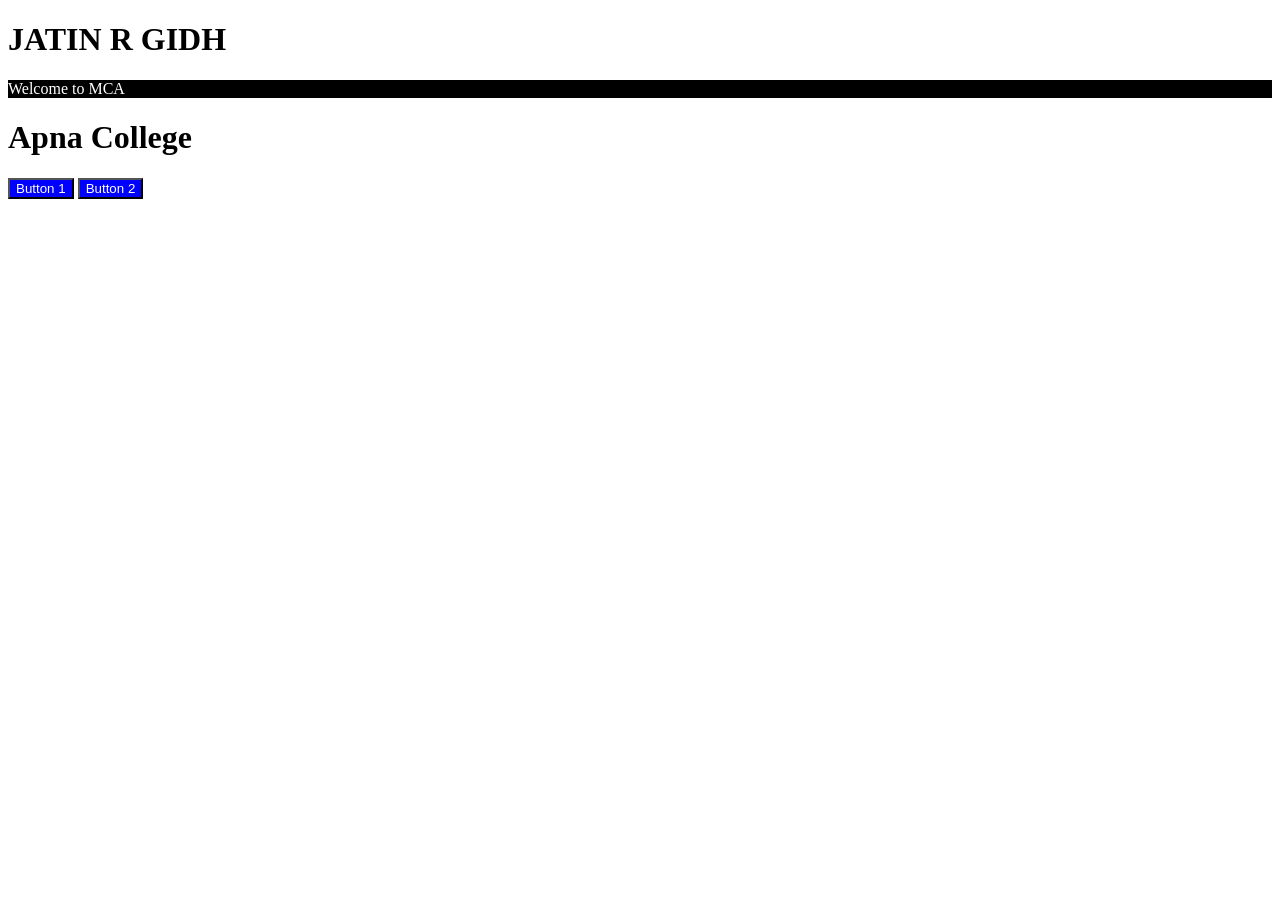
<file: index.html>
<!DOCTYPE html>
<html lang="en">
<head>
    <meta charset="UTF-8">
    <meta name="viewport" content="width=device-width, initial-scale=1.0">
    <title>Using CSS in differentt file </title>
    <link rel="stylesheet" href="style.css">
</head>
<body>
    <h1>JATIN R GIDH</h1>
    <p>Welcome to MCA </p>
    <h1>Apna College</h1>
    <button>Button 1</button>
    <button>Button 2</button>

</body>
</html>
</file>
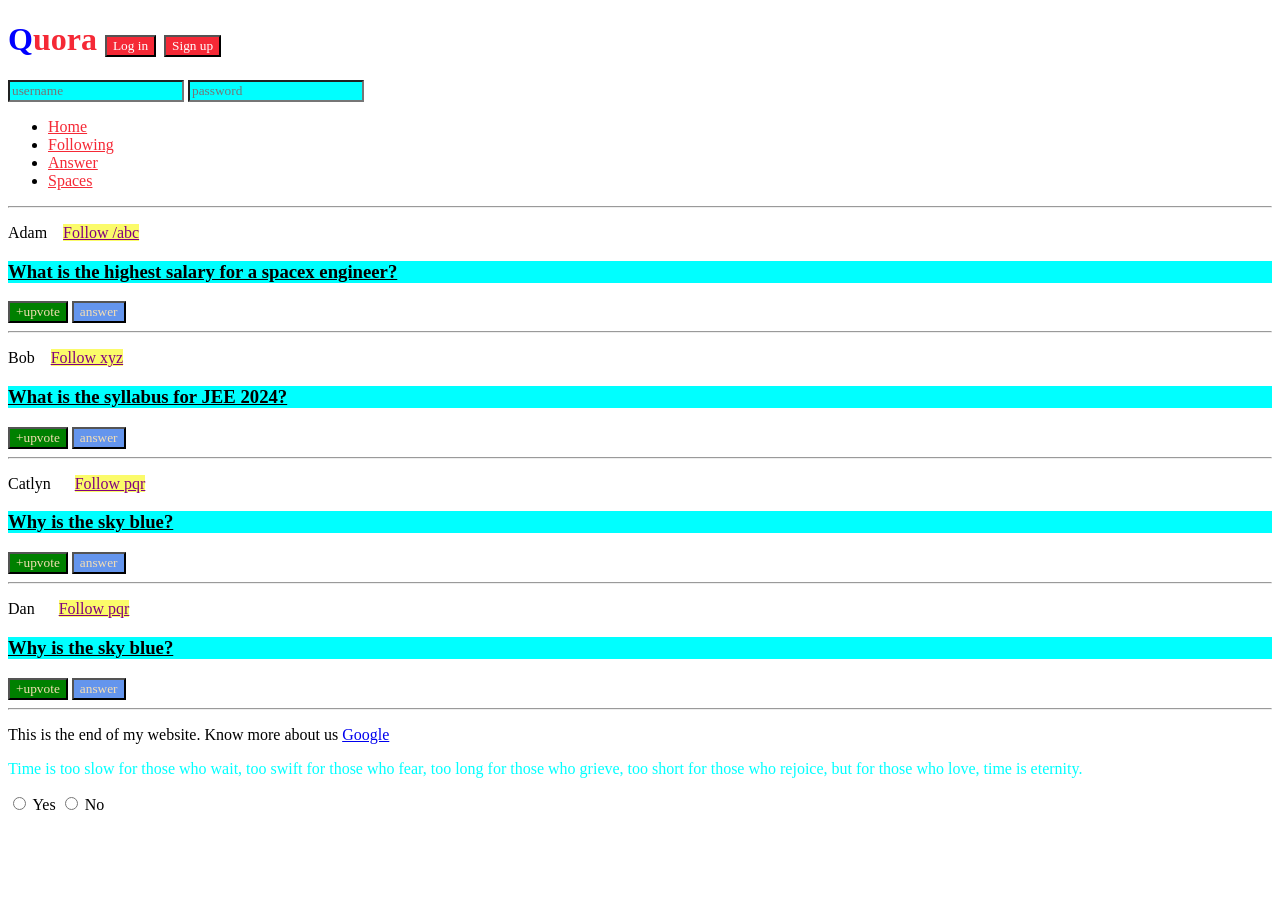
<file: CSS part 2/index.html>
<!DOCTYPE html>
<html lang="en">
  <head>
    <meta charset="UTF-8" />
    <meta http-equiv="X-UA-Compatible" content="IE=edge" />
    <meta name="viewport" content="width=device-width, initial-scale=1.0" />
    <title>CSS Chapter2</title>
    <link rel="stylesheet" href="style3.css">
  </head>
  <body>
    <header>
        <h1>Quora 
            <button id="login">Log in</button>
            <button id="signup">Sign up</button>
        </h1>
        <div>
            <input type="text" placeholder="username">
            <input type="password" placeholder="password">
        </div>
        <nav>
            <ul>
                <li><a href="/home">Home</a></li>
                <li><a href="/following">Following</a></li>
                <li><a href="/answer">Answer</a></li>
                <li><a href="/spaces">Spaces</a></li>
            </ul>
        </nav>
        <hr>
    </header>
    <main>
        <p class="post">
        Adam &nbsp;&nbsp;
        <a class="follow" href="/adam">Follow /abc</a></span>
        </p>
        <h3>What is the highest salary for a spacex engineer?</h3>
        <span>
            <button class="upvote">+upvote</button>
            <button>answer</button>
        </span>
        <hr />

        <p class="post">
        Bob &nbsp;&nbsp;
        <a class="follow" href="/bob">Follow xyz</a>
        </p>
        <h3>What is the syllabus for JEE 2024?</h3>
        <span>
            <button class="upvote">+upvote</button>
            <button>answer</button>
        </span>
        <hr />

        <p class="post">
        Catlyn &nbsp;&nbsp;&nbsp;&nbsp;
        <a class="follow" href="/catlyn">Follow pqr</a>
        </p>
        <h3>Why is the sky blue?</h3>
        <span>
            <button class="upvote">+upvote</button>
            <button>answer</button>
        </span>
        <hr />

        <p class="post">
            Dan &nbsp;&nbsp;&nbsp;&nbsp;
            <a class="follow" href="/dan">Follow pqr</a>
            </p>
            <h3>Why is the sky blue?</h3>
            <span>
                <button class="upvote">+upvote</button>
                <button>answer</button>
            </span>
            <hr />
            <p>This is the end of my website. Know more about us <a href="https://www.google.com/">Google</a></p>
            <p>Time is too slow for those who wait, too swift for those who fear, too long for those who grieve, too short for those who rejoice, but for those who love, time is eternity.</p>
    </main>
    <footer>
        <div>
            <input type="radio" name="agreement" id="yes">
            <label for="yes">Yes</label>
            <input type="radio" name="agreement" id="no">
            <label for="no">No</label>
            </div>
    </footer>
  </body>
</html>
</file>
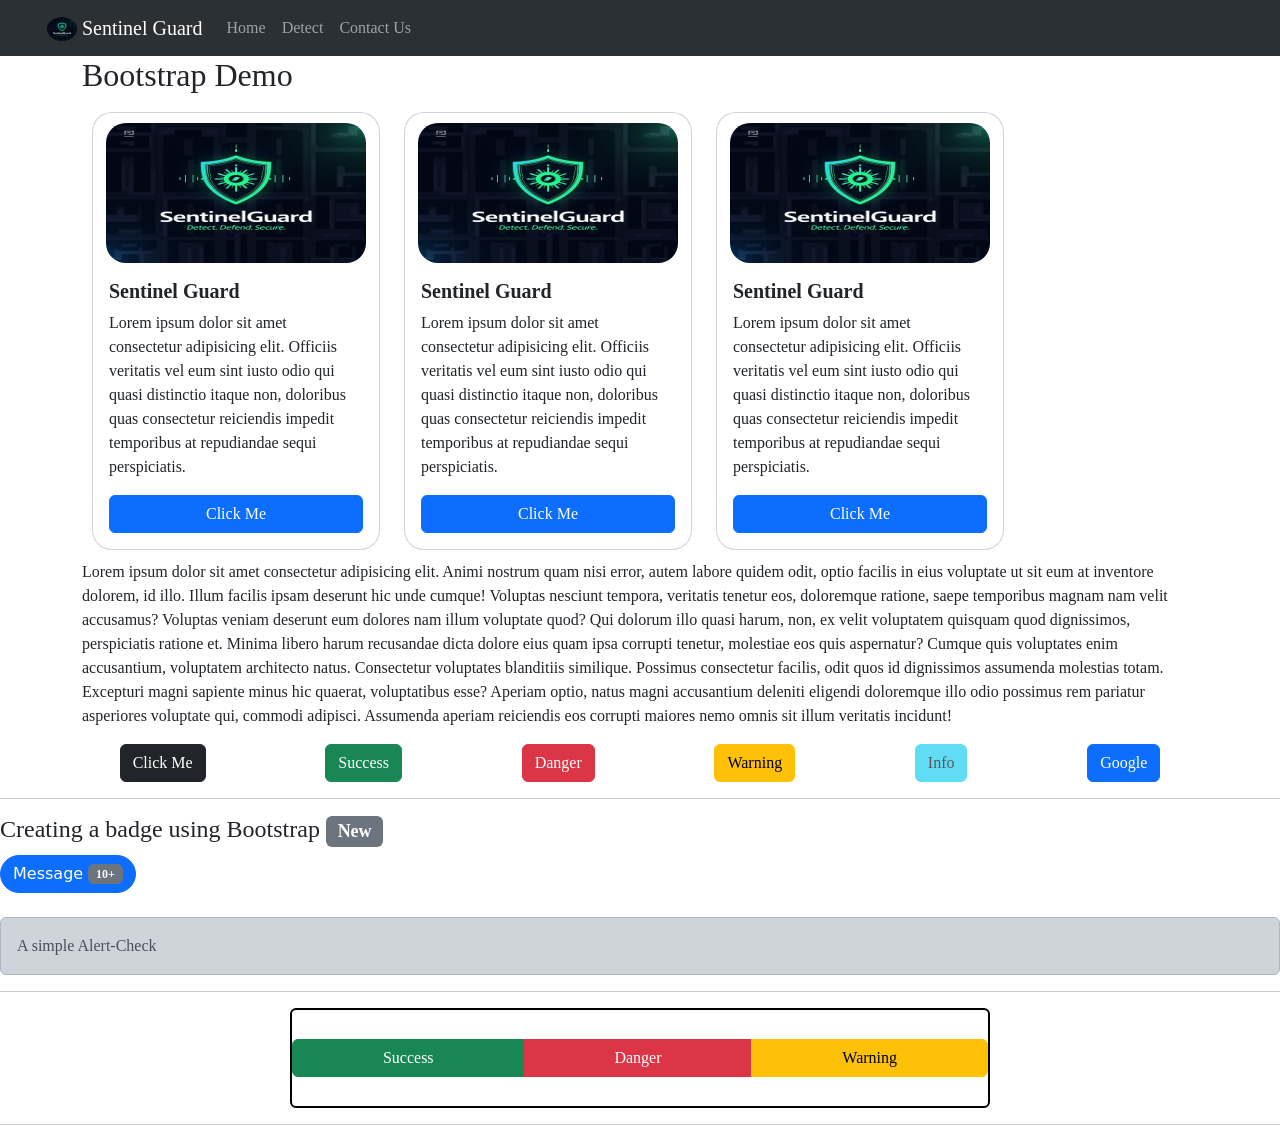
<file: CSS/Bootstrap/index.html>
<!DOCTYPE html>
<html lang="en">
  <head>
    <meta charset="UTF-8" />
    <meta name="viewport" content="width=device-width, initial-scale=1.0" />
    <title>Bootstrap</title>
    <link
      rel="stylesheet"
      href="https://cdn.jsdelivr.net/npm/bootstrap@5.3.7/dist/css/bootstrap.min.css"
    />
    <link rel="stylesheet" href="style.css" />
  </head>
  <body>
    <nav class="navbar bg-body-tertiary navbar-expand-md " data-bs-theme="dark">
      <div class="container-fluid">
        <button
          class="navbar-toggler"
          type="button"
          data-bs-toggle="collapse"
          data-bs-target="#navbarNavAltMarkup"
          aria-controls="navbarNavAltMarkup"
          aria-expanded="false"
          aria-label="Toggle navigation"
        >
          <span class="navbar-toggler-icon"></span>
        </button>
        <div class="collapse navbar-collapse" id="navbarNavAltMarkup">
          <div class="navbar-nav">
            <a class="navbar-brand" href="#">
              <img
                style="margin-left: 35px"
                class="ad d-inline-block align-text-top"
                src="sen4.jpg"
                alt="SentinelGuard"
                width="30"
                height="24"
              />
              Sentinel Guard
            </a>
            <a href="#" class="nav-link">Home</a>
            <a href="#" class="nav-link">Detect</a>
            <a href="#" class="nav-link">Contact Us</a>
          </div>
        </div>
      </div>
    </nav>
    <!-- <div class="block">
    <button type="button" class="btn btn-primary">Primary</button>
    <button type="button" class="btn btn-secondary">Secondary</button>
    <button type="button" class="btn btn-success">Success</button>
    <button type="button" class="btn btn-danger">Danger</button>
    <button type="button" class="btn btn-warning">Warning</button>
    <button type="button" class="btn btn-info">Info</button>
    <button type="button" class="btn btn-light">Light</button>
    <button type="button" class="btn btn-dark">Dark</button>
    </div> -->
    <div class="container">
      <h2>Bootstrap Demo</h2>
      <div class="card" >
        <img class="sen1" src="sen4.jpg" alt="Sentinel">
        <div class="card-body">
          <h5 class="card-title"><b>Sentinel Guard</b></h5>
          <p class="card-text">Lorem ipsum dolor sit amet consectetur adipisicing elit. Officiis veritatis vel eum sint iusto odio qui quasi distinctio itaque non, doloribus quas consectetur reiciendis impedit temporibus at repudiandae sequi perspiciatis.</p>
          <a href="#" class="btn btn-primary an">Click Me</a>
        </div>
      </div>
      <div class="card" >
        <img class="sen1" src="sen4.jpg" alt="Sentinel">
        <div class="card-body">
          <h5 class="card-title"><b>Sentinel Guard</b></h5>
          <p class="card-text">Lorem ipsum dolor sit amet consectetur adipisicing elit. Officiis veritatis vel eum sint iusto odio qui quasi distinctio itaque non, doloribus quas consectetur reiciendis impedit temporibus at repudiandae sequi perspiciatis.</p>
          <a href="#" class="btn btn-primary an">Click Me</a>
        </div>
      </div>
      <div class="card" >
        <img class="sen1" src="sen4.jpg" alt="Sentinel">
        <div class="card-body">
          <h5 class="card-title"><b>Sentinel Guard</b></h5>
          <p class="card-text">Lorem ipsum dolor sit amet consectetur adipisicing elit. Officiis veritatis vel eum sint iusto odio qui quasi distinctio itaque non, doloribus quas consectetur reiciendis impedit temporibus at repudiandae sequi perspiciatis.</p>
          <a href="#" class="btn btn-primary an">Click Me</a>
        </div>
      </div>
      <p>
        Lorem ipsum dolor sit amet consectetur adipisicing elit. Animi nostrum
        quam nisi error, autem labore quidem odit, optio facilis in eius
        voluptate ut sit eum at inventore dolorem, id illo. Illum facilis ipsam
        deserunt hic unde cumque! Voluptas nesciunt tempora, veritatis tenetur
        eos, doloremque ratione, saepe temporibus magnam nam velit accusamus?
        Voluptas veniam deserunt eum dolores nam illum voluptate quod? Qui
        dolorum illo quasi harum, non, ex velit voluptatem quisquam quod
        dignissimos, perspiciatis ratione et. Minima libero harum recusandae
        dicta dolore eius quam ipsa corrupti tenetur, molestiae eos quis
        aspernatur? Cumque quis voluptates enim accusantium, voluptatem
        architecto natus. Consectetur voluptates blanditiis similique. Possimus
        consectetur facilis, odit quos id dignissimos assumenda molestias totam.
        Excepturi magni sapiente minus hic quaerat, voluptatibus esse? Aperiam
        optio, natus magni accusantium deleniti eligendi doloremque illo odio
        possimus rem pariatur asperiores voluptate qui, commodi adipisci.
        Assumenda aperiam reiciendis eos corrupti maiores nemo omnis sit illum
        veritatis incidunt!
      </p>
    </div>
    <div class="buttons">
      <button class="btn btn-dark">Click Me</button>
      <button type="button" class="btn btn-success">Success</button>
      <button type="button" class="btn btn-danger">Danger</button>
      <button type="button" class="btn btn-warning">Warning</button>
      <button type="button" class="btn btn-info" disabled>Info</button>
      <a href="https://www.google.com/" class="btn btn-primary">Google</a>
    </div>
    <hr />
    <h4>
      Creating a badge using Bootstrap
      <span class="badge bg-secondary">New</span>
    </h4>
    <button type="button" class="btn btn1 btn-primary rounded-pill">
      Message <span class="badge bg-secondary">10+</span>
    </button>
    <br />
    <br />
    <div class="alert alert-dark" role="alert">A simple Alert-Check</div>
    <hr />
    <div class="btn-group group1">
      <button type="button" class="btn btn-success">Success</button>
      <button type="button" class="btn btn-danger">Danger</button>
      <button type="button" class="btn btn-warning">Warning</button>
    </div>
    <hr />
    <script src="https://cdn.jsdelivr.net/npm/bootstrap@5.3.7/dist/js/bootstrap.bundle.min.js"></script>
  </body>
</html>
</file>
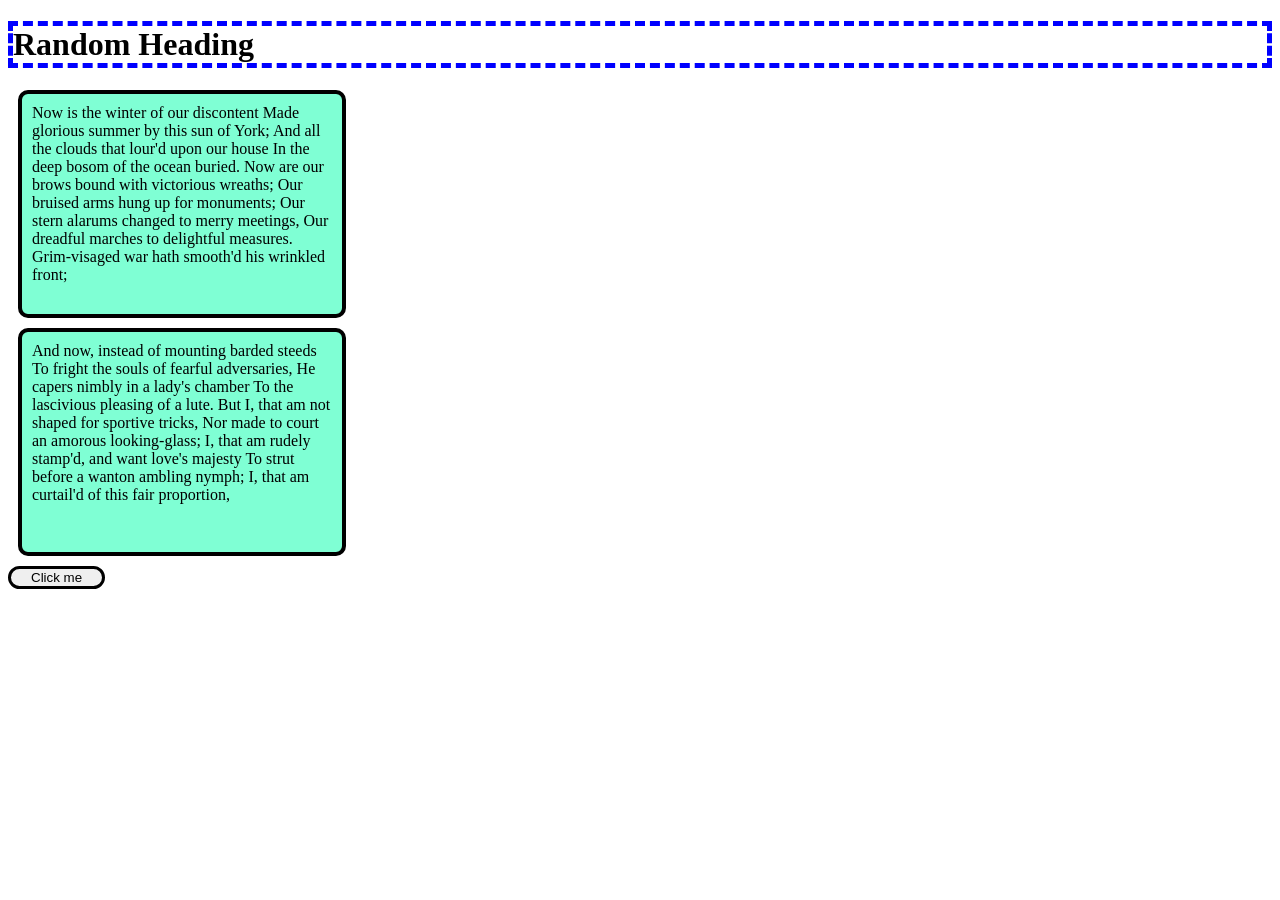
<file: CSS/Chapter 3/index.html>
<!DOCTYPE html>
<html lang="en">
  <head>
    <meta charset="UTF-8" />
    <meta http-equiv="X-UA-Compatible" content="IE=edge" />
    <meta name="viewport" content="width=device-width, initial-scale=1.0" />
    <title>CSS</title>
    <link rel="stylesheet" href="style6.css" />
  </head>
  <body>
    <h1>Random Heading</h1>
    <div>
      Now is the winter of our discontent Made glorious summer by this sun of
      York; And all the clouds that lour'd upon our house In the deep bosom of
      the ocean buried. Now are our brows bound with victorious wreaths; Our
      bruised arms hung up for monuments; Our stern alarums changed to merry
      meetings, Our dreadful marches to delightful measures. Grim-visaged war
      hath smooth'd his wrinkled front;
    </div>
    <div>
      And now, instead of mounting barded steeds To fright the souls of fearful
      adversaries, He capers nimbly in a lady's chamber To the lascivious
      pleasing of a lute. But I, that am not shaped for sportive tricks, Nor
      made to court an amorous looking-glass; I, that am rudely stamp'd, and
      want love's majesty To strut before a wanton ambling nymph; I, that am
      curtail'd of this fair proportion,
    </div>
    <button>Click me</button>
  </body>
</html>
</file>
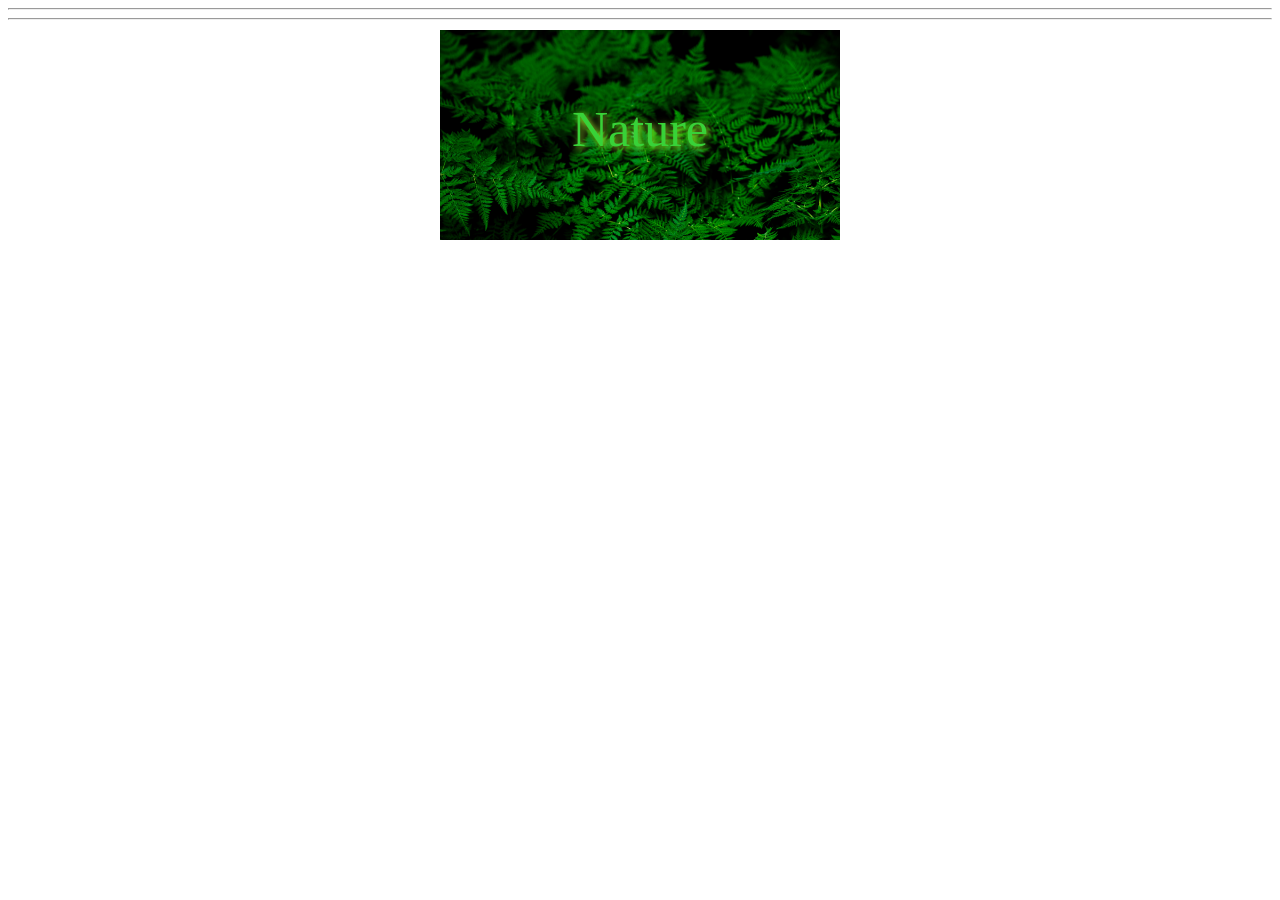
<file: CSS/Chapter 4/index.html>
<!DOCTYPE html>
<html lang="en">
<head>
    <meta charset="UTF-8">
    <meta name="viewport" content="width=device-width, initial-scale=1.0">
    <title>Document</title>
    <link rel="stylesheet" href="style.css">
</head>
<body>
    <!-- <div></div> -->
    <hr>
    <!-- <section>
        <div id="one">1</div>
        <div id="two">2</div>
        <div id="three">3</div>
        <div id="four">4</div>
        <div id="five">5</div>
    </section> -->
    <hr>
    <!-- <div>Box</div> -->
     <div>Nature</div>
</body>
</html>
</file>
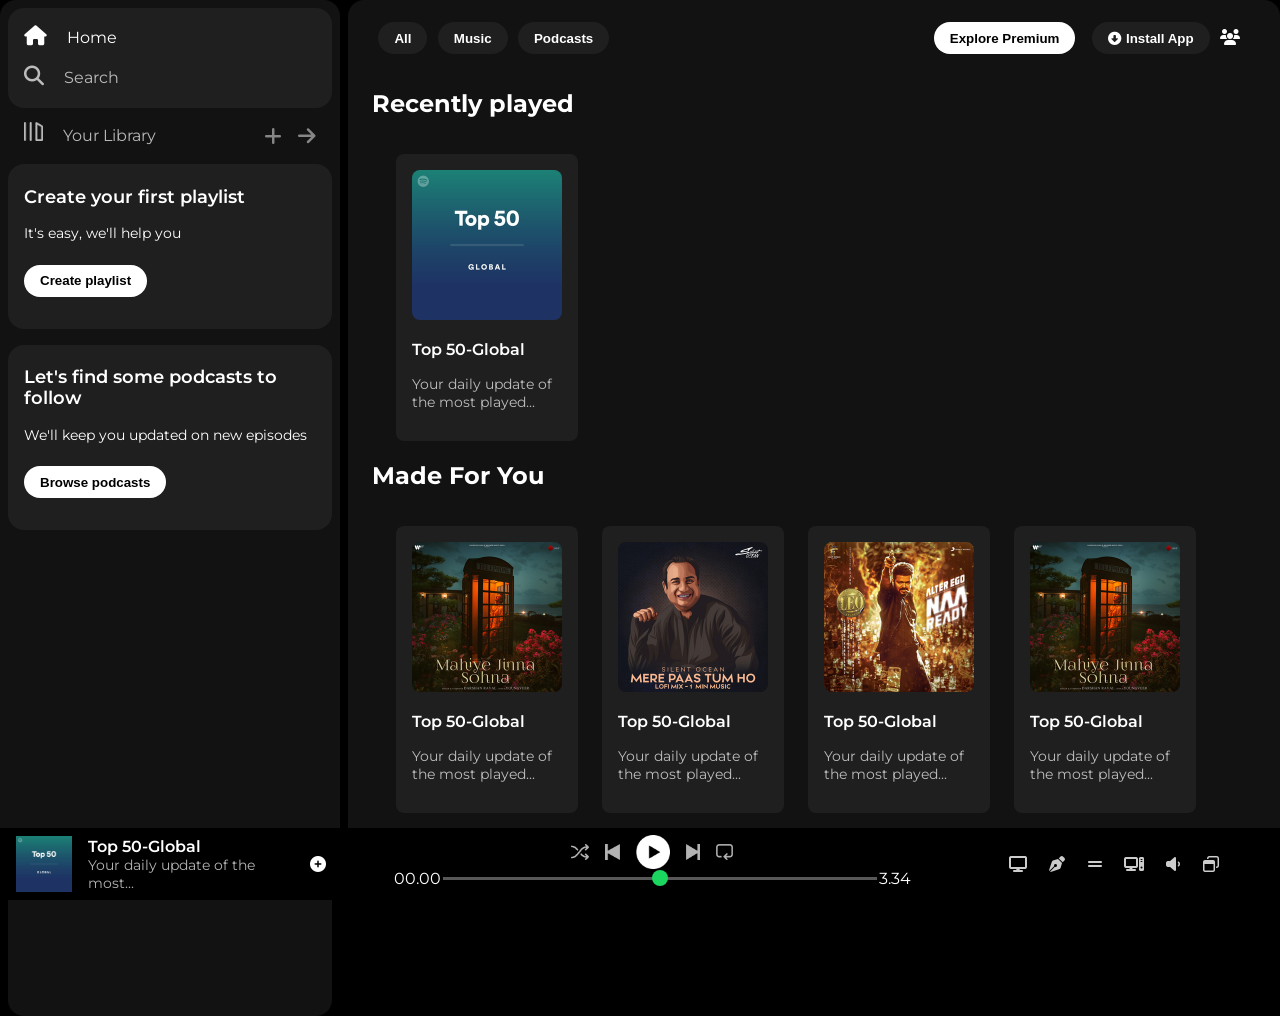
<file: Projects/Spotify-Clone/index.html>
<!DOCTYPE html>
<html lang="en">
  <head>
    <meta charset="UTF-8" />
    <meta name="viewport" content="width=device-width, initial-scale=1.0" />
    <link
      rel="stylesheet"
      href="https://cdnjs.cloudflare.com/ajax/libs/font-awesome/6.7.2/css/all.min.css"
      integrity="sha512-Evv84Mr4kqVGRNSgIGL/F/aIDqQb7xQ2vcrdIwxfjThSH8CSR7PBEakCr51Ck+w+/U6swU2Im1vVX0SVk9ABhg=="
      crossorigin="anonymous"
      referrerpolicy="no-referrer"
    />
    <link rel="stylesheet" href="style.css" />
    <title>Spotify - Web Player: Music for everyone</title>
    <link rel="icon" type="image/png" href="./assets/logo.png" />
    <link rel="preconnect" href="https://fonts.googleapis.com" />
    <link rel="preconnect" href="https://fonts.gstatic.com" crossorigin />
    <link
      href="https://fonts.googleapis.com/css2?family=Montserrat:ital,wght@0,100..900;1,100..900&display=swap"
      rel="stylesheet"
    />
  </head>
  <body>
    <div class="main">
      <div class="sidebar">
        <div class="nav">
          <div class="nav-option" style="opacity: 1">
            <i class="fa-solid fa-house"></i>
            <a href="#">Home</a>
          </div>
          <div class="nav-option">
            <i class="fa-solid fa-magnifying-glass"></i>
            <a href="#">Search</a>
          </div>
        </div>
        <div class="library">
          <div class="options">
            <div class="lib-option nav-option">
              <img src="assets/library_icon.png" alt="lib-icon" />
              <a href="#">Your Library</a>
            </div>
            <div class="icons">
              <i class="fa-solid fa-plus"></i>
              <i class="fa-solid fa-arrow-right"></i>
            </div>
          </div>
          <div class="lib-box">
            <div class="box">
              <p class="box-p1">Create your first playlist</p>
              <p class="box-p2">It's easy, we'll help you</p>
              <button class="badge">Create playlist</button>
            </div>
            <div class="box box2">
              <p class="box-p1">Let's find some podcasts to follow</p>
              <p class="box-p2">We'll keep you updated on new episodes</p>
              <button class="badge">Browse podcasts</button>
            </div>
          </div>
        </div>
      </div>
      <div class="main-content">
        <div class="sticky-nav">
          <div class="b1">
            <button class="badge">All</button>
            <button class="badge hide">Music</button>
            <button class="badge hide">Podcasts</button>
          </div>
          <div class="b2">
            <button class="badge hide">Explore Premium</button>
            <button class="badge install-button">
              <i id="icon_download_button" class="fa-solid fa-circle-down"></i
              >Install App
            </button>
            <i class="fa-solid fa-users"></i>
          </div>
        </div>

        <h2>Recently played</h2>
        <div class="cards-container">
          <div class="card">
            <img class="card-img" src="assets/card1img.jpeg" alt="" />
            <p class="card-title">Top 50-Global</p>
            <p class="card-info">Your daily update of the most played...</p>
          </div>
        </div>

        <h2>Made For You</h2>
        <div class="cards-container">
          <div class="card">
            <img class="card-img" src="assets/card2img.jpeg" alt="" />
            <p class="card-title">Top 50-Global</p>
            <p class="card-info">Your daily update of the most played...</p>
          </div>
          <div class="card">
            <img class="card-img" src="assets/card3img.jpeg" alt="" />
            <p class="card-title">Top 50-Global</p>
            <p class="card-info">Your daily update of the most played...</p>
          </div>
          <div class="card">
            <img class="card-img" src="assets/card4img.jpeg" alt="" />
            <p class="card-title">Top 50-Global</p>
            <p class="card-info">Your daily update of the most played...</p>
          </div>
          <div class="card">
            <img class="card-img" src="assets/card2img.jpeg" alt="" />
            <p class="card-title">Top 50-Global</p>
            <p class="card-info">Your daily update of the most played...</p>
          </div>
          <div class="card">
            <img class="card-img" src="assets/card3img.jpeg" alt="" />
            <p class="card-title">Top 50-Global</p>
            <p class="card-info">Your daily update of the most played...</p>
          </div>
        </div>
        <h2>Featured Charts</h2>
        <div class="cards-container">
          <div class="card">
            <img class="card-img" src="assets/card5img.jpeg" alt="" />
            <p class="card-title">Top 50-Global</p>
            <p class="card-info">Your daily update of the most played...</p>
          </div>
          <div class="card">
            <img class="card-img" src="assets/card6img.jpeg" alt="" />
            <p class="card-title">Top 50-Global</p>
            <p class="card-info">Your daily update of the most played...</p>
          </div>
          <div class="card">
            <img class="card-img" src="assets/card1img.jpeg" alt="" />
            <p class="card-title">Top 50-Global</p>
            <p class="card-info">Your daily update of the most played...</p>
          </div>
        </div>
        <div class="footer">
          <div class="line"></div>
        </div>
      </div>
      <div class="music-player">
        <div class="album">
          <img class="card-img" src="assets/card1img.jpeg" alt="" />
          <div class="playbar-img">
            <div class="card-title">Top 50-Global</div>
            <div class="card-info">Your daily update of the most...</div>
          </div>
           <i class="fa-solid fa-circle-plus"></i>
        </div>
        <div class="player">
          <div class="player-icons">
            <img src="assets/player_icon1.png" alt="#">
            <img src="assets/player_icon2.png" alt="#">
            <img id="player-icon3" src="assets/player_icon3.png" alt="#">
            <img src="assets/player_icon4.png" alt="#">
            <img src="assets/player_icon5.png" alt="#">
          </div>
          <div class="player-timer">
            <span class="curr-time">00.00</span>
            <input type="range" min="0" max="100" class="progess-bar" step="1">
            <span class="tot-time">3.34</span>
          </div>
        </div>
        <div class="player-controls">
          <i class="fa-solid fa-display"></i>
          <i class="fa-solid fa-pen-nib"></i>
          <i class="fa-solid fa-grip-lines"></i>
          <i class="fa-solid fa-computer"></i>
          <i class="fa-solid fa-volume-low"></i>
          <i class="fa-regular fa-window-restore"></i>
          <i class="fa-light fa-expand"></i>
        </div>
      </div>
    </div>
  </body>
</html>
</file>
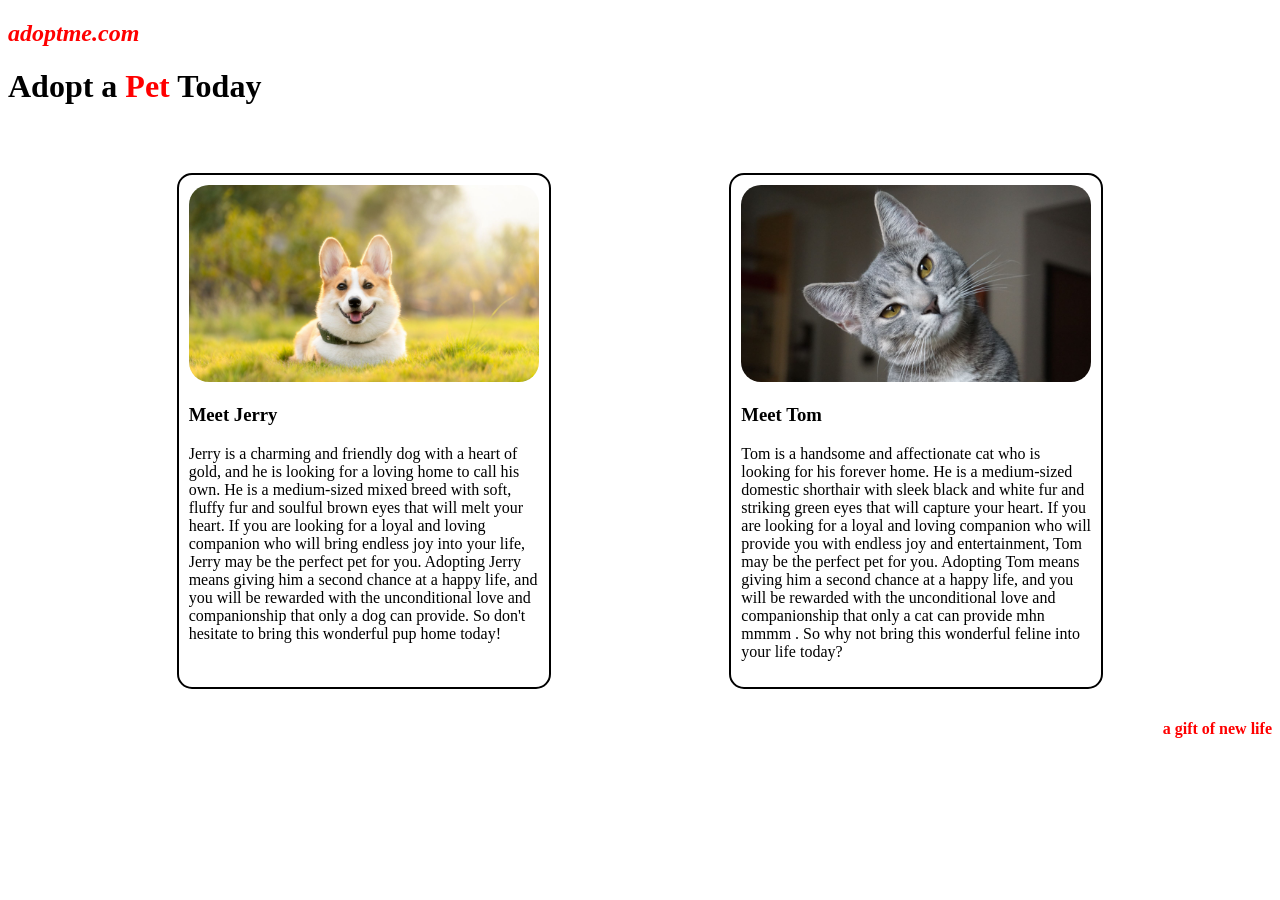
<file: CSS/Chapter 6/Task/index.html>
<!DOCTYPE html>
<html lang="en">
  <head>
    <meta charset="UTF-8" />
    <meta http-equiv="X-UA-Compatible" content="IE=edge" />
    <meta name="viewport" content="width=device-width, initial-scale=1.0" />
    <title>CSS</title>
    <link rel="stylesheet" href="style.css" />
  </head>
  <body>
    <h2><i>adoptme.com</i></h2>
    <h1>Adopt a <span>Pet</span> Today</h1>
    <br /><br />
    <div id="pets">
      <div class="card">
        <img src="dog.jpg" alt="jerry" />
        <h3>Meet Jerry</h3>
        <p>
          Jerry is a charming and friendly dog with a heart of gold, and he is
          looking for a loving home to call his own. He is a medium-sized mixed
          breed with soft, fluffy fur and soulful brown eyes that will melt your
          heart. If you are looking for a loyal and loving companion who will
          bring endless joy into your life, Jerry may be the perfect pet for
          you. Adopting Jerry means giving him a second chance at a happy life,
          and you will be rewarded with the unconditional love and companionship
          that only a dog can provide. So don't hesitate to bring this wonderful
          pup home today!
        </p>
      </div>
      <div class="card">
        <img src="cat.jpg" alt="tom" />
        <h3>Meet Tom</h3>
        <p>
          Tom is a handsome and affectionate cat who is looking for his forever
          home. He is a medium-sized domestic shorthair with sleek black and
          white fur and striking green eyes that will capture your heart. If you
          are looking for a loyal and loving companion who will provide you with
          endless joy and entertainment, Tom may be the perfect pet for you.
          Adopting Tom means giving him a second chance at a happy life, and you
          will be rewarded with the unconditional love and companionship that
          only a cat can provide mhn mmmm . So why not bring this wonderful
          feline into your life today?
        </p>
      </div>
    </div>
    <h4>a gift of new life</h4>
  </body>
</html>
</file>
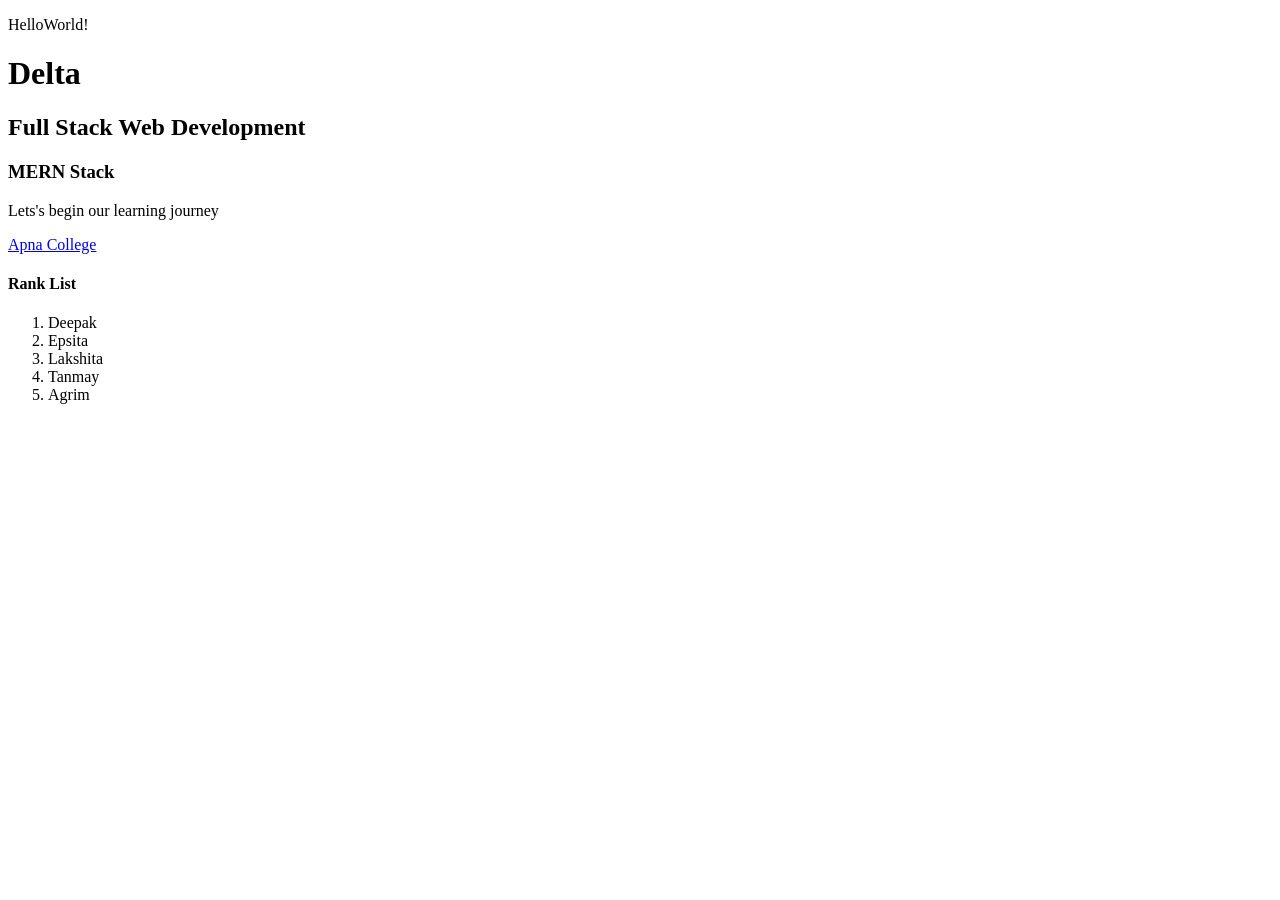
<file: Assignment1.html>
<!DOCTYPE html>
<html lang="en">
  <head>
    <meta charset="UTF-8" />
    <meta name="viewport" content="width=device-width, initial-scale=1.0" />
    <title>Assignment</title>
  </head>
  <body>
    <p>HelloWorld!</p>
    <h1>Delta</h1>
    <h2>Full Stack Web Development</h2>
    <h3>MERN Stack</h3>
    <p>Lets's begin our learning journey</p>
    <a href="https://www.apnacollege.in/">Apna College</a>
    <h4>Rank List</h4>
    <ol type="1">
      <li>Deepak</li>
      <li>Epsita</li>
      <li>Lakshita</li>
      <li>Tanmay</li>
      <li>Agrim</li>
    </ol>

    <!--Q5: Hr tag is used for creating a horizontal line accross the sheet -->
  </body>
</html>
</file>
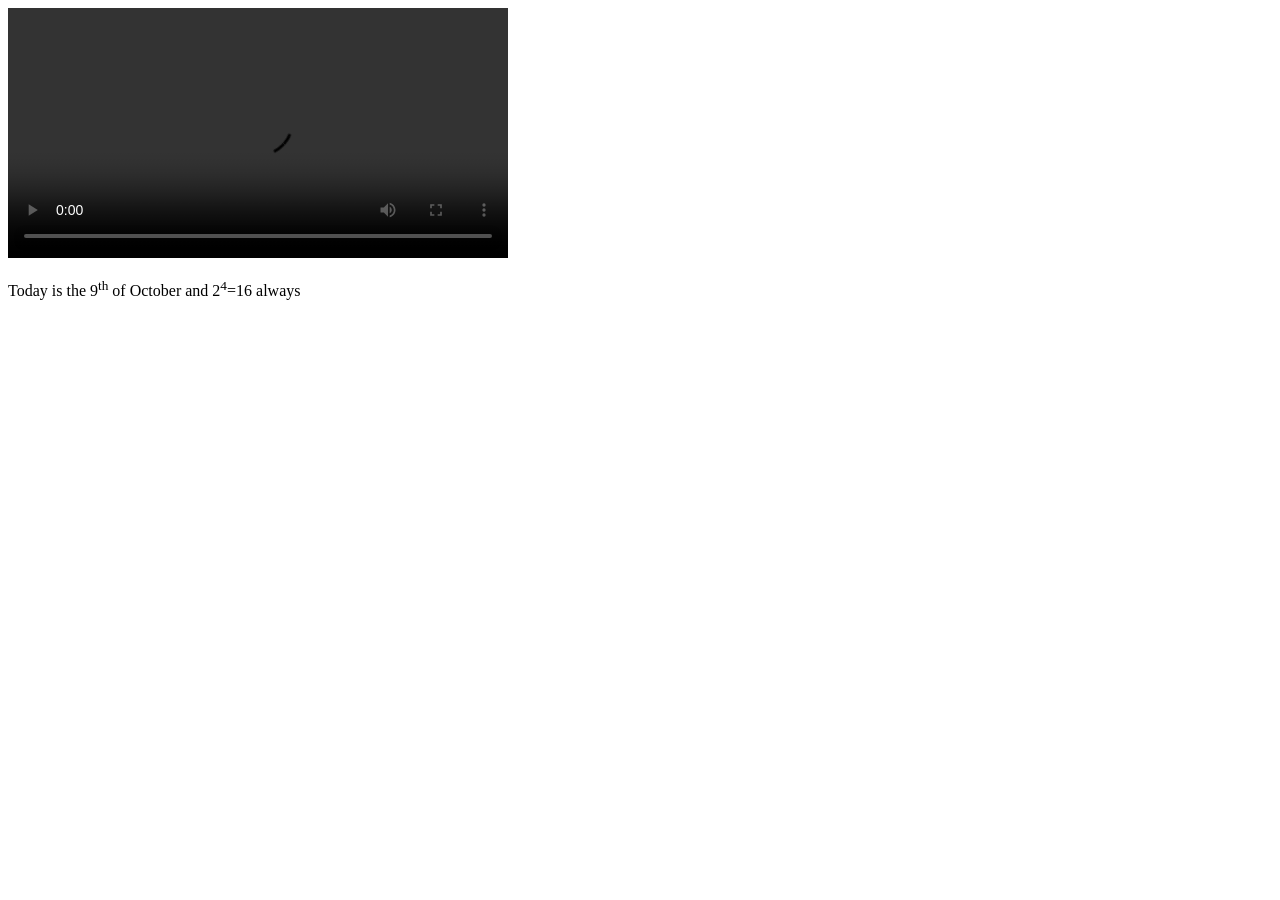
<file: Assignment2.html>
<!DOCTYPE html>
<html lang="en">
  <head>
    <meta charset="UTF-8" />
    <meta name="viewport" content="width=device-width, initial-scale=1.0" />
    <title>Document</title>
  </head>
  <body>
    <!-- Q1 what is a video tag -->
    <video controls autoplay height="250px">
      <source src="video1.mp4" type="video/mp4" />
    </video>
    <!-- Q2 is video a symantic tag the ans is yes because it define or tell us what we are using it for  -->
    <!-- Q3 print -->
    <p>Today is the 9<sup>th</sup> of October and 2<sup>4</sup>=16 always</p>
  </body>
</html>
</file>
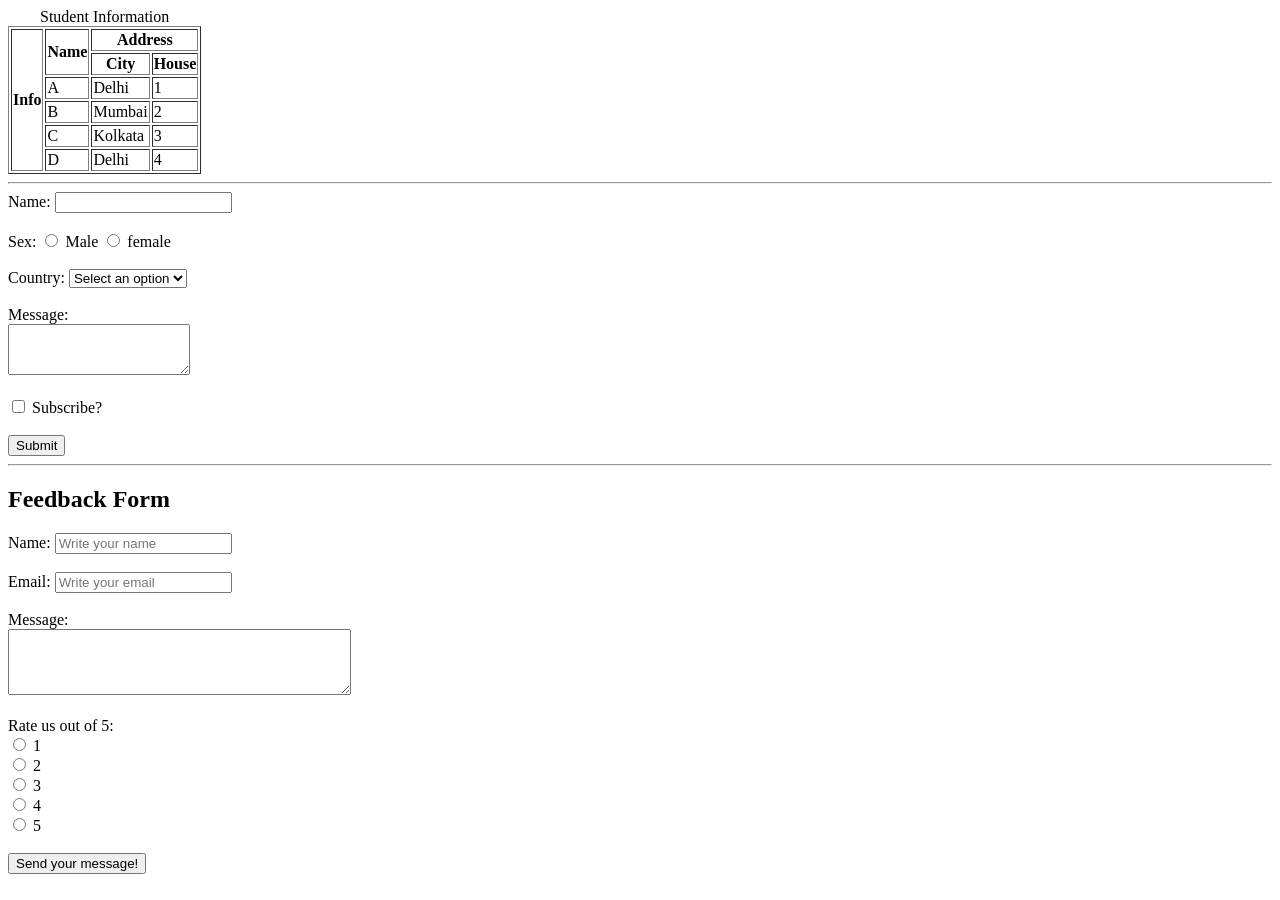
<file: Assignment3.html>
<!DOCTYPE html>
<html lang="en">
  <head>
    <meta charset="UTF-8" />
    <meta name="viewport" content="width=device-width, initial-scale=1.0" />
    <title>Document</title>
  </head>
  <body>
    <table border="black">
      <caption>
        Student Information
      </caption>
      <tr>
        <th rowspan="6">Info</th>
        <th rowspan="2">Name</th>
        <th colspan="2">Address</th>
      </tr>
      <tr>
        <th>City</th>
        <th>House</th>
      </tr>
      <tr>
        <td>A</td>
        <td>Delhi</td>
        <td>1</td>
      </tr>
      <tr>
        <td>B</td>
        <td>Mumbai</td>
        <td>2</td>
      </tr>
      <tr>
        <td>C</td>
        <td>Kolkata</td>
        <td>3</td>
      </tr>
      <tr>
        <td>D</td>
        <td>Delhi</td>
        <td>4</td>
      </tr>
    </table>
    <hr />

    <div>
      <form action="">
        <label for="name">Name:</label>
        <input type="text" id="name" name="uname" />
        <br /><br />
        <label for="gender">Sex:</label>
        <input type="radio" id="male" name="gender" value="M" />
        <label for="male">Male</label>
        <input type="radio" id="female" name="gender" value="F" />
        <label for="female">female</label>
        <br /><br />
        <label for="country">Country:</label>
        <select name="country" id="country">
          <option>Select an option</option>
          <option value="IND">India</option>
          <option value="NEP">Nepal</option>
          <option value="USA">USA</option>
          <option value="CND">Canada</option>
        </select>
        <br /><br />
        <label for="msg">Message:</label><br />
        <textarea name="msg" id="msg" rows="3"></textarea>
        <br /><br />
        <input type="checkbox" id="sub" name="subs" />
        <label for="sub">Subscribe?</label>
        <br /><br />
        <button>Submit</button>
      </form>
    </div>

    <hr />
    <div>
      <h2>Feedback Form</h2>
      <form action="">
        <label for="name">Name:</label>
        <input
          type="text"
          id="name"
          name="uname"
          placeholder="Write your name"
        />
        <br /><br />
        <label for="email">Email:</label>
        <input
          type="text"
          id="name"
          name="email"
          placeholder="Write your email"
        />
        <br /><br />
        <label for="msg">Message:</label><br />
        <textarea name="info" id="msg" rows="4" cols="40"></textarea>
        <br /><br />
        Rate us out of 5:
        <br />
        <input type="radio" id="1" name="rating" value="1" />
        <label for="1">1</label><br />
        <input type="radio" id="2" name="rating" value="2" />
        <label for="2">2</label><br />
        <input type="radio" id="3" name="rating" value="3" />
        <label for="3">3</label><br />
        <input type="radio" id="4" name="rating" value="4" />
        <label for="4">4</label><br />
        <input type="radio" id="5" name="rating" value="5" />
        <label for="5">5</label><br /><br />
        <button>Send your message!</button>
      </form>
    </div>
  </body>
</html>
</file>
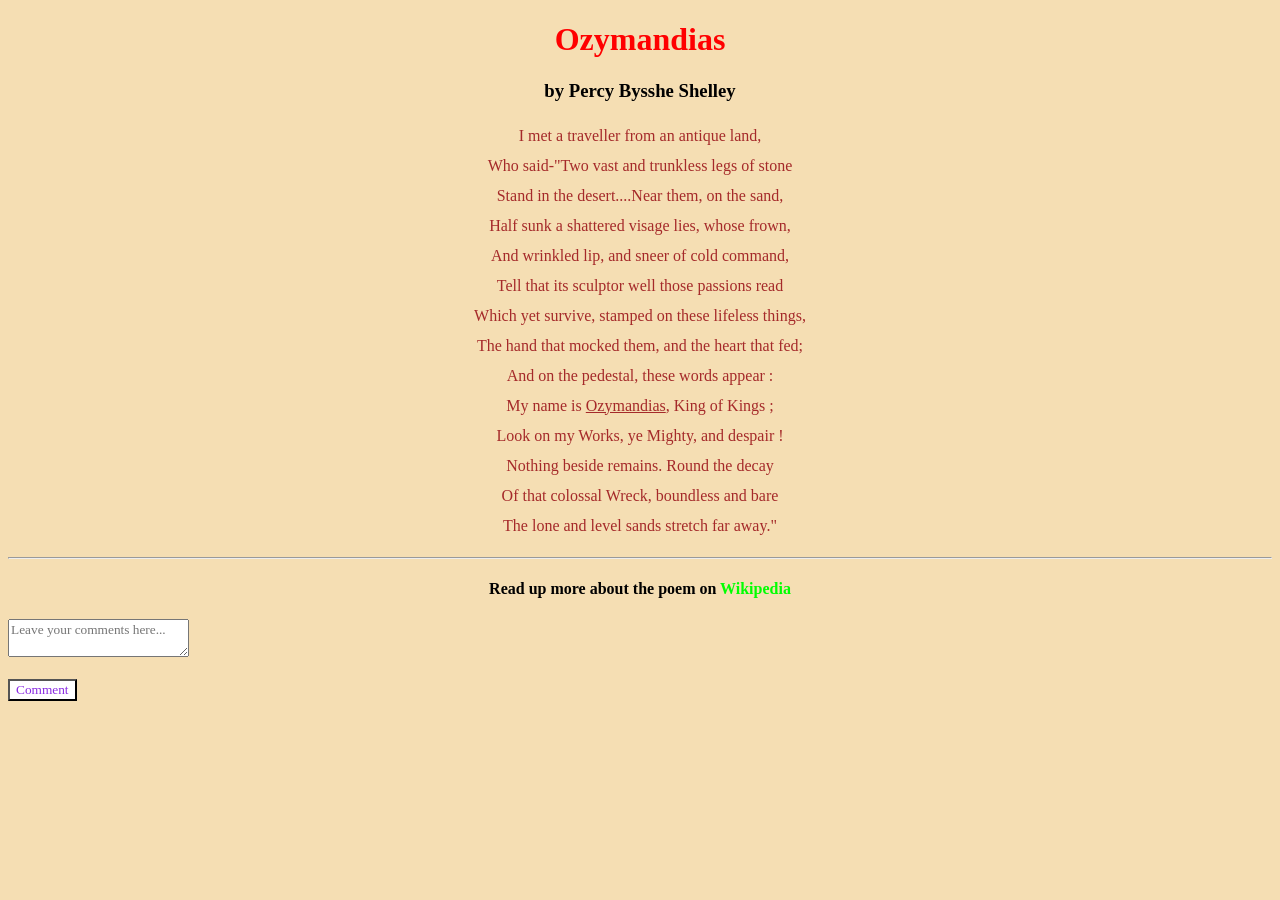
<file: Assignment4.html>
<!DOCTYPE html>
<html lang="en">
  <head>
    <meta charset="UTF-8" />
    <meta name="viewport" content="width=device-width, initial-scale=1.0" />
    <title>Document</title>
    <link rel="stylesheet" href="style2.css">
  </head>
  <body style="background-color: wheat; font-family: Georgia;">
    <!-- Poem Name -->
    <h1>Ozymandias</h1>
    <!-- Poet's Name -->

    <h3>by Percy Bysshe Shelley</h3>

    <! -- Poem -->

    <p>
      I met a traveller from an antique land, <br />

      Who said-"Two vast and trunkless legs of stone<br />

      Stand in the desert....Near them, on the sand, <br />

      Half sunk a shattered visage lies, whose frown, <br />

      And wrinkled lip, and sneer of cold command, <br />

      Tell that its sculptor well those passions read<br />

      Which yet survive, stamped on these lifeless things, <br />

      The hand that mocked them, and the heart that fed; <br />

      And on the pedestal, these words appear : <br />

      My name is <span>Ozymandias</span>, King of Kings ; <br />

      Look on my Works, ye Mighty, and despair ! <br />
      Nothing beside remains. Round the decay <br />

      Of that colossal Wreck, boundless and bare <br />
      The lone and level sands stretch far away." <br />
    </p>
    <hr />

    <h4>
      Read up more about the poem on

      <a href="https://en.wikipedia.org/wiki/Ozymandias">Wikipedia</a>
    </h4>

    <textarea placeholder="Leave your comments here..."></textarea>

    <br /><br />

    <button>Comment</button>
  </body>
</html>
</file>
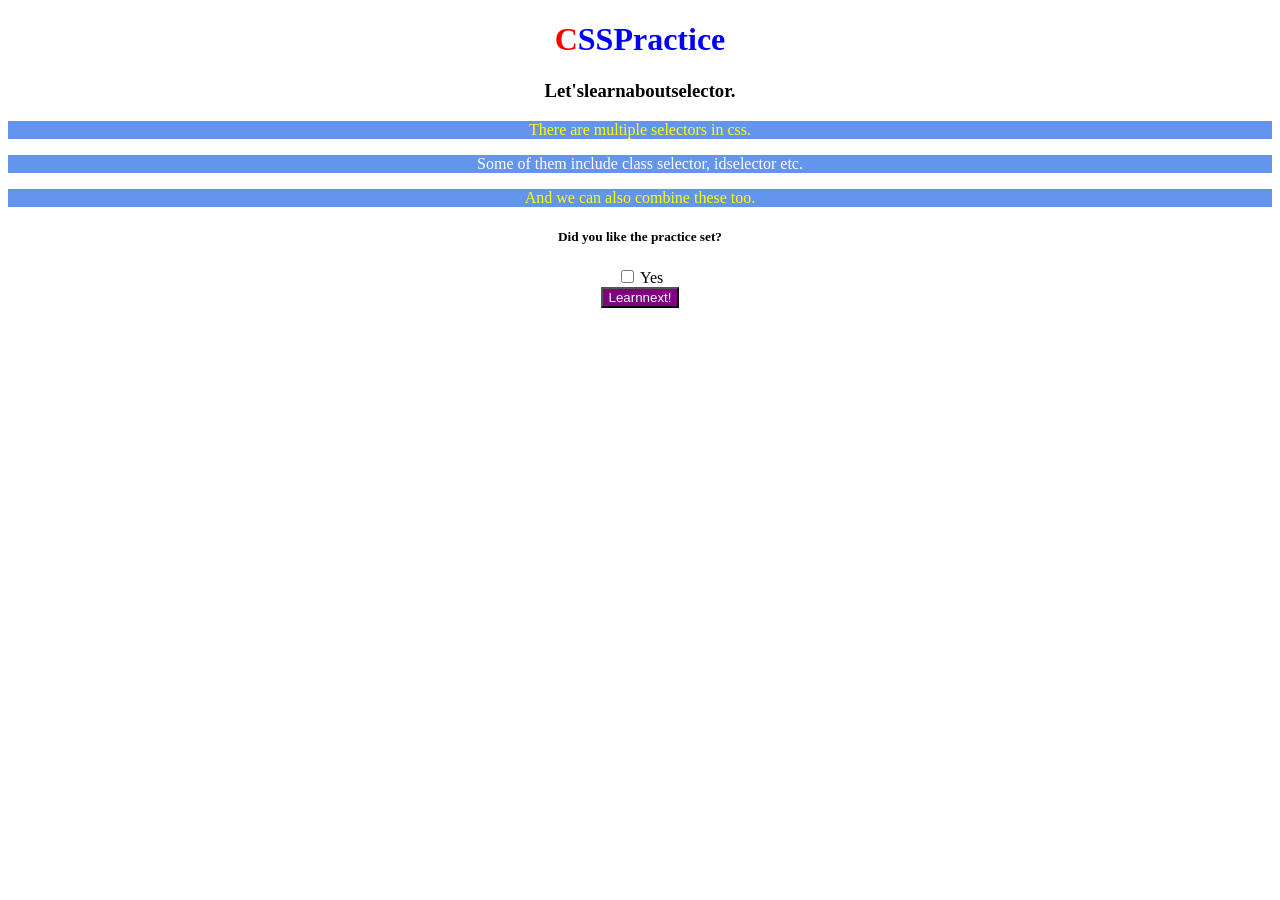
<file: Assignment5.html>
<!DOCTYPE html>
<html lang="en">
  <head>
    <meta charset="UTF-8" />
    <meta name="viewport" content="width=device-width, initial-scale=1.0" />
    <title>CSSAssignment</title>
    <link rel="stylesheet" href="style5.css" />
  </head>
  <body>
    <h1 id="mainTopic">CSSPractice</h1>
    <h3>Let'slearnaboutselector.</h3>
    <!--Paragraph1-->
    <p class="para">There are multiple selectors in css.</p>
    <!--Paragraph2-->
    <p class="para">Some of them include class selector, idselector etc.</p>
    <!--Paragraph3-->
    <p class="para">And we can also combine these too.</p>
    <div>
      <h5>Did you like the practice set?</h5>
      <input type="checkbox" id="yes" />
      <label for="yes">Yes</label>
      <br />
      <button>Learnnext!</button>
    </div>
  </body>
</html>
</file>
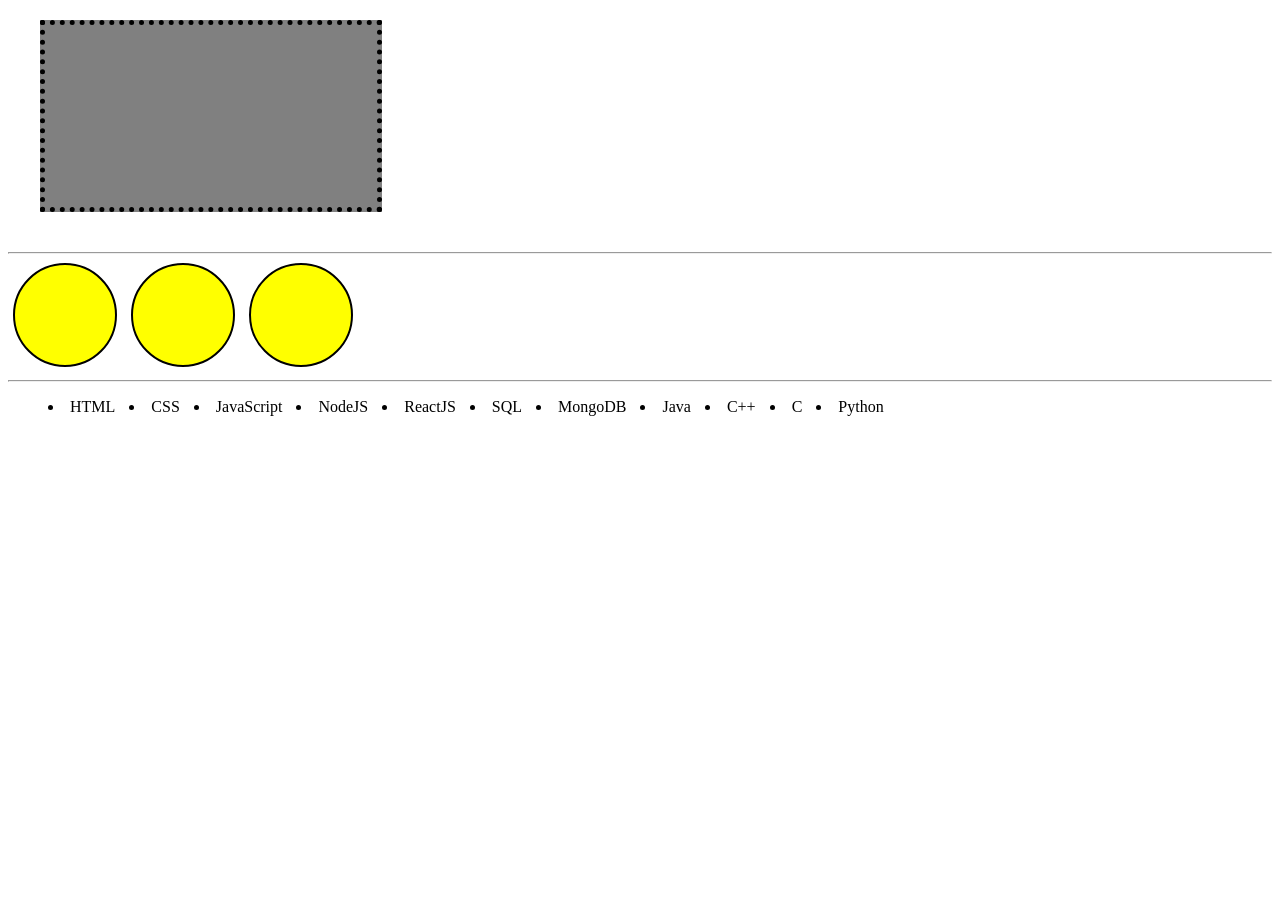
<file: Assignment6.html>
<!DOCTYPE html>
<html lang="en">
  <head>
    <meta charset="UTF-8" />
    <meta name="viewport" content="width=device-width, initial-scale=1.0" />
    <title>Document</title>
    <link rel="stylesheet" href="style9.css" />
  </head>
  <body>
    <div class="Q1"></div>
    <hr />
    <div class="Q2"></div>
    <div class="Q2"></div>
    <div class="Q2"></div>
    <hr />
    <ul>
      <li>HTML</li>
      <li>CSS</li>
      <li>JavaScript</li>
      <li>NodeJS</li>
      <li>ReactJS</li>
      <li>SQL</li>
      <li>MongoDB</li>
      <li>Java</li>
      <li>C&plus;&plus;</li>
      <li>C</li>
      <li>Python</li>
    </ul>
  </body>
</html>
</file>
<file: style.css>
/* for index.html */
/* h1{
    color: red;
    background-color: cyan;
}
p{
    color: blueviolet;
    background-color: blanchedalmond;
}
button{
    color: cornflowerblue;
    background-color: rgb(40, 12, 130);

} */

/* for PracticeQ10.html */
h2{
    color: orange;
}
button{
    color: white;
    background-color: blue;
}
p{
    
    background-color: black;
    color: #ffffff;
}

/* rgb to hex code
p1{
    color:#ffffff;
    color: rgb(255, 255, 255);
    color: #ffff00;
    color: #00ffff;
} */
</file>
<file: CSS part 2/style3.css>
* {
  font-family: "Georgia";
}
h1 {
  color: #f52936;
}
#login,
#signup {
  color: #ffffff;
  background-color: #f52936;
}
.upvote {
  color: wheat;
  background-color: green;
}

/* descendant selector */
.post a {
  color: purple;
  background-color: rgb(251, 251, 106);
}

nav ul li a {
  color: #f52936;
}

p + h3 {
  text-decoration: underline;
}

.upvote + button {
  color: wheat;
  background-color: cornflowerblue;
}

div > input {
  background-color: aqua;
}

input[type="text"] {
  color: #f52936;
}
input[type="password"] {
  color: green;
}
/* input[type]{
  background-color: ghostwhite;
} */
button:hover {
  color: ghostwhite;
  background-color: black;
}
/* 
pseudo class :hover
*/
h3:hover {
  color: #f52936;
  text-decoration: none;
}

button:active {
  color: black;
  background-color: darkgoldenrod;
}

input[type="radio"]:checked + label {
  font-weight: 700;
  color: red;
}
h1::first-letter {
  color: blue;
}
p+p::first-line{
  color: aqua;
}
p::selection{
  background-color:rgb(243, 243, 32);
}
h3{
  background-color: blue;
}
h3{
  background-color: aqua;
}
</file>
<file: CSS/Bootstrap/style.css>
* {
  font-family: Georgia, "Times New Roman", Times, serif;
}
/* .btn-info{
 background-color: pink;
} */

.buttons {
  display: flex;
  flex-direction: row;
  justify-content: space-evenly;
  align-items: center;
}
/* .btn1{
  background-color: green;
  border-radius: 10px;
  text-align: center;
  margin: 2px;
  padding: 5px 10px;
}

.btn1:hover{
  box-shadow: 2px 2px 5px black;
} */

/* .group1{
  height: 200px;
  width: 300px;
  border: 2px solid black;
  display: inline-block;
  justify-content: center;
  align-items: center;
  
} */

.group1 {
  margin: 0px auto;
  height: 100px;
  width: 700px;
  border: 2px solid black;
  display: flex; /* Make it a flex container */
  /* justify-content:center ; Center horizontally */
  align-items: center; /* Center vertically */
  /* gap: 10px; Optional: adds space between buttons */
}

.ad {
  border-radius: 50%;
}

/* .navbar-nav{
  border: 2px solid black;
  display: flex;
  justify-content: end;
  margin-right:890px;
} */

.card {
  display: inline-flex;
  margin: 10px;
  width: 18rem;
  border-radius: 20px;
}
.sen1 {
  height: 140px;
  width: 260px;
  border-radius: 20px;
  align-self: center;
  margin-top: 10px;
}

.an {
  display: flex;
  justify-content: center;
  align-items: center;
}
</file>
<file: CSS/Chapter 3/style6.css>
div{
    height: 200px;
    width: 300px;
    background-color: aquamarine;
    border-width: 4px;
    border-style: solid;
    border-color: black;
    /* we can also write it in short form as well */
    /* border: 4px solid blue; */
    /* border-bottom: 4px solid aqua; */
    border-radius: 10px;
    padding: 10px ;
    /* margin-bottom: 10px; */
    margin: 10px;
}
h1{
    border-width: 5px;
    border-style: dashed;
    border-color: blue;
}
button{
    border-color: aquamarine;
    border: 3px solid black;
    border-radius: 20px;
    padding-left: 20px;
    padding-right: 20px;
}
</file>
<file: CSS/Chapter 4/style.css>
/* div {
  height: 200px;
  width: 200px;
  background-color: #4dff00ff;
  margin: 0 auto;
  transition: margin-top 2s ease-in-out 0.2s;
}
div:hover {
  margin-top: 400px;
  background-color: aqua;
  border-radius: 50%;
} */
/* section{
    margin-top: 100px;
}
div{
    width: 200px;
    height: 50px;
    text-align: center;
    background-color: aqua;
    border: 2px solid black;
    margin: 0 auto  ;
    margin-top: 20px;
}
div:nth-of-type(2n){
    background-color: yellow;
}
div:nth-of-type(3n){
    background-color: #ffbb00ba;
}
*/
/* transform */
/* 
#one{
    transform: rotate(45deg);
}
#two{
    transform: scaleX(0.5);
}
#three{
    transform:translateX(50px);
}
#four{
    transform: skew(-20deg);
    border-radius: 45px;
}
#five{
    transform: rotate(35deg) translateX(120px) ;
}  */

/* div {
  width: 200px;
  height: 50px;
  text-align: center;
  background-color: aqua;
  margin: 0 auto;
  margin-top: 20px;
  box-shadow: 2px 2px 10px #ffff27;
  border-radius: 35px;
} */
div{
    color: #38d238;
    font-size: 50px;
    font-family: Georgia, 'Times New Roman', Times, serif;
    text-align: center;
    padding-top: 70px;
    width: 400px;
    height: 140px;
    text-shadow: 2px 2px 7px greenyellow;
    background-color: aqua;
    margin: 10px auto;
    background-image:url("img.jpg") ;
    background-size: cover;
}
</file>
<file: Projects/Spotify-Clone/style.css>
body {
  font-family: "Montserrat", sans-serif;
  margin: 0;
  background-color: #000;
  color: white;
  overflow: hidden;
}

.main {
  display: flex;
  height: 100vh;
}

.sidebar {
  background-color: #121212;
  height: 100vh;
  width: 340px;
  border-radius: 1rem; /*16px*/
  margin-right: 0.5rem;
}

.main-content {
  background-color: #121212;
  flex: 1;
  border-radius: 1rem;
  overflow: auto;
  /* margin: 10px 10px 0px 0px; */
  padding: 0 1.5rem 0 1.5rem;
}

.music-player {
  background-color: #000;
  position: absolute;
  bottom: 0;
  width: 100%;
  height: 72px;
}

.nav {
  background-color: #1f1f1f;
  border-radius: 1em;
  display: flex;
  flex-direction: column;
  justify-content: center;
  height: 100px;
  margin: 0.5rem;
  padding: 0.5rem 0.75 rem;
}
a {
  text-decoration: none;
  color: white;
  padding-left: 1rem;
}

.nav-option {
  line-height: 2.5rem;
  padding-left: 1rem;
  opacity: 0.7;
}
.nav-option i {
  font-size: 1.25rem;
}
.nav-option a {
  font-size: 1rem;
}
.nav-option:hover {
  opacity: 1;
}

.library {
  background-color: #121212;
  border-radius: 1rem;
  margin: 0.5rem;
  height: 100%;
}

.options {
  display: flex;
  justify-content: space-between;
  align-items: center;
  /* margin: 0.5rem 1rem;  */
}
.lib-option img {
  height: 1.2rem;
  width: 1.2rem;
}

.icons {
  font-size: 1.25rem;
  display: flex;
  opacity: 0.7;
}
.icons i {
  opacity: 0.7;
  margin-right: 1rem;
}
.icons i:hover {
  opacity: 1;
}

.box {
  background-color: #1f1f1f;
  height: fit-content;
  border-radius: 1rem;
  /* display: flex;
  flex-direction: column;
  justify-content: space-evenly; */
  margin: 0.5rem 0 1rem 0;
  padding: 0.25rem 1.25rem 2rem 1rem;
}

.box-p1 {
  font-size: 1.1rem;
  font-weight: 600;
}
.box-p2 {
  font-size: 0.9rem;
  /* opacity: 0.75; */
}

.badge {
  background-color: white;
  border: none;
  border-radius: 1rem;
  font-weight: 700;
  margin-top: 0.5rem;
  padding: 0.2rem 1rem;
  /* font-size: 1rem; */
  height: 2rem;
  width: fit-content;
}

.sticky-nav {
  background-color: #121212;
  position: sticky;
  top: 0;
  display: flex;
  justify-content: space-between;
  align-items: center;
  padding: 0.9rem 0rem 0.9rem 0rem;
  z-index: 10;
}
.b1 button {
  background-color: #1f1f1f;
  color: white;
  margin-left: 0.4rem;
}
.install-button {
  background-color: #1f1f1f;
  color: white;
  margin-left: 0.4rem;
}
.b2 button {
  margin-right: 0.4rem;
}
.b2 i {
  margin-right: 1rem;
}
#icon_download_button {
  margin-right: 0.3rem;
}

@media (max-width: 1000px) {
  .hide {
    display: none;
  }
}

.card {
  background-color: #1f1f1f;
  width: 150px;
  border-radius: 0.5rem;
  padding: 1rem;
  margin-left: 1.5rem;
  margin-top: 1rem;
  justify-content: space-evenly;
}
.cards-container {
  display: flex;

  flex-wrap: wrap;
}

.card-img {
  width: 100%;
  border-radius: 0.5rem;
}

.card-title {
  font-weight: 600;
}

.card-info {
  font-size: 0.9rem;
  opacity: 0.7;
}

.footer {
  height: 200px;
  display: flex;
  align-items: center;
  justify-content: center;
}

.line {
  width: 90%;
  height: 50%;
  border-top: 1px solid white;
  opacity: 0.4;
}

.album{
  /* border: 2px solid white; */
  /* position: absolute; */
  height: 4.5rem;
  width: 25%;
  display: flex;
  justify-content: center;
  align-items: center;
  padding: 0 1rem 0 1rem;
}

.album img{
  height: 3.5rem;
  width: 3.5rem;
  border-radius: 0;
}

.playbar-img{
  margin-left: 1rem;
  padding-right: 1rem;
}

.player-controls{
  /* border: 2px solid white; */
  /* position: absolute; */
  /* margin: 64rem; */
  width: 25%;
  /* border: 2px solid white; */
  color: white;
  display: flex;
  justify-content: center;
  align-self: center;
  font-size: 1rem;
  margin-left: 0.5rem;
}

.player-controls i{
  padding: 0 0.7rem 0 0.7rem;
  opacity: 0.8;
}
.music-player{
  display: flex;
  justify-content: space-between;
  align-items: center;
}

.player{
  /* border: 2px solid white; */
  height: 4rem;
  width: 50%;
  /* margin-left: 22rem; */
}

.player-icons{
  
  display: flex;
  justify-content: center;
  align-items: center;
  
}
.player-icons img{
  height: 1rem;
  padding: 0.2rem 0.5rem 0 0.5rem;
  opacity: 0.7;
}

#player-icon3{
  height: 2.1rem;
  opacity: 1;
}

.player-timer{
  /* border: 1px solid white; */
  display: flex;
  justify-content:center;
  
}

.progess-bar{
  width: 70%;
  appearance: none;
  background-color: transparent;
  border-radius: 1rem;
  cursor: pointer;

}
.progess-bar::-webkit-slider-runnable-track{
  background-color: rgba(128, 128, 128, 0.692);
  height: 0.2rem;
}
.progess-bar::-webkit-slider-thumb{
  appearance: none;
  height: 1rem;
  width: 1rem;
  background-color: #1bd760;
  border-radius: 50%;
  margin-top: -0.4rem;
}
</file>
<file: CSS/Chapter 6/Task/style.css>
.card {
  /* height: 490px; */
  width: 350px;
  /* display: grid;
  grid: 0/3; */
  border: 2px solid black;
  border-radius: 15px;
  padding: 10px;
  margin: 10px;
}
img {
  width: 100%;
  border-radius: 20px;
  /* height: 200px;
  width: 340px; */
  /* border: 2px solid green; */
  /* margin: 0px auto; */
}
h2,
span {
  color: red;
}
h4 {
  color: red;
  text-align: right;
}
#pets {
  display: flex;
  justify-content: space-evenly;
}

@media (max-width:400px) {
    #pets{
        flex-wrap: wrap;
    }
}
</file>
<file: style2.css>
p{
    color: #a52a2a;
    line-height: 30px;
}
h1{
    color: red;
}
h1,h3,h4,p{
    text-align: center;

}
h3{
    color: #000;
}
a{
    text-decoration: none;
    color: rgb(0,255,0);
}
button{
    font-family: Georgia;
    color: blueviolet;
    background-color: white;
}
textarea{
    font-family: Georgia;
    color: #000;
}
span{
    text-decoration: underline;
}
</file>
<file: style5.css>
*{
    text-align: center;
}
#mainTopic{
    color: blue;
}
h1,h3,h5{
    font-family: "Georgia";
}
.para{
    color: white;
    background-color: cornflowerblue;
}
div button{
    color: azure;
    background-color: purple;
}
/* part B */
button:hover{
    color: blue;
    background-color: yellow;
}
p:nth-of-type(odd){
    color:yellow;
}
h1::first-letter{
    color: red;
}
input[type="checkbox"]:checked+label{
    color: darkgreen;
}

/* 
Q10:Order is a follows 
div .main
#mainContent
.main
h1 
*/
</file>
<file: style9.css>
/* Q1 Create a box using div. Set */
.Q1{
  height: 150px;
  width: 300px;
  background-color: grey;
  border: 5px dotted black;
  margin-top: 20px;
  margin-right: 1em;
  margin-bottom: 40px;
  margin-left: 2em;
  padding: 1em;
}
 /* Qs2.Create 3 divs with the following properties */

 .Q2{
  height: 100px;
  width: 100px;
  background-color: yellow;
  border: 2px solid black;
  border-radius: 50%;
  margin: 1px 5px;
  display: inline-block;
}

/*
Changing list items to display: inline removes bullet points because bullets are part of block-level styling.
When you make list items inline, they behave like inline text, and list-style is no longer rendered by default.
*/
li {
  display: list-item inline;
  padding-right: 10px;
}
</file>
